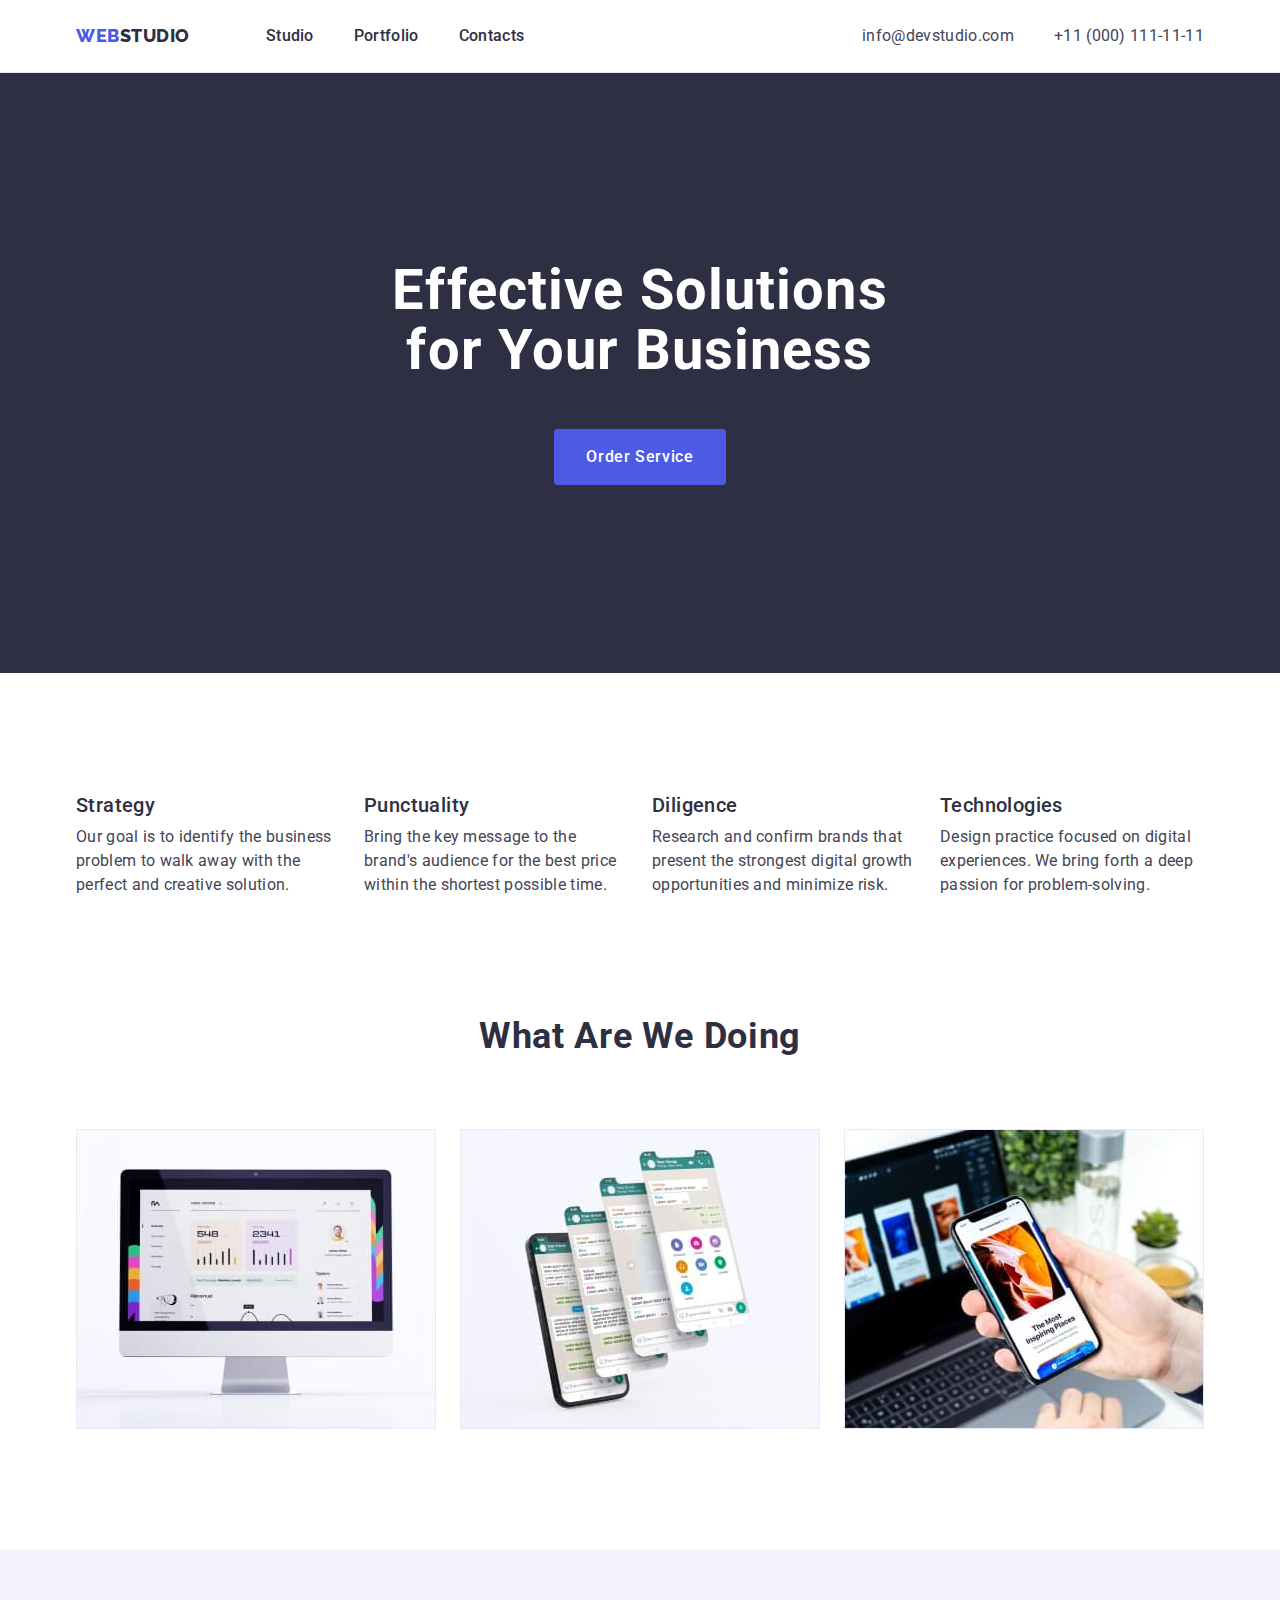
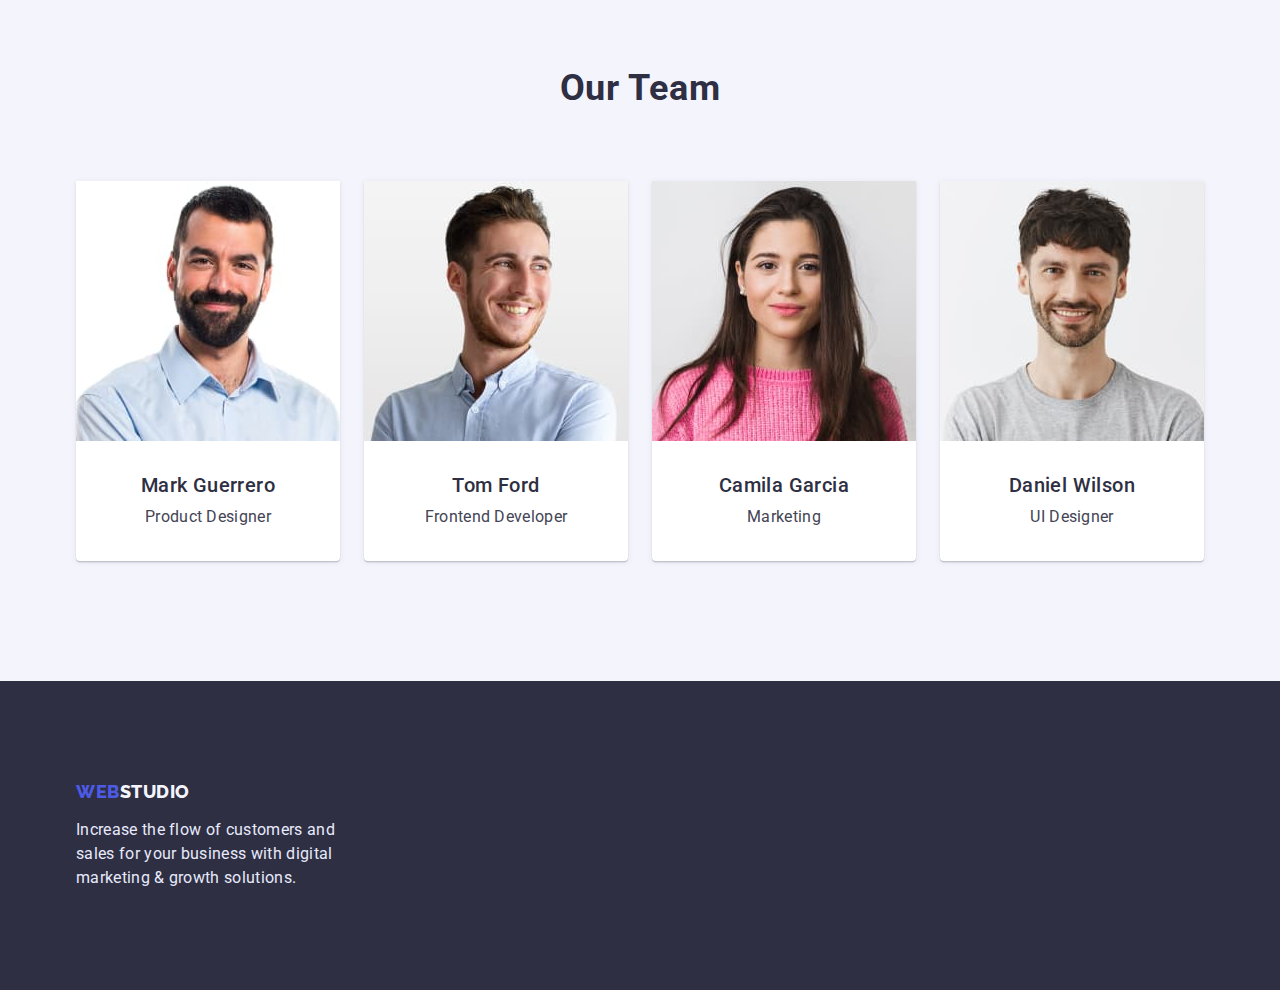
<file: index.html>
<!DOCTYPE html>
<html lang="en">

<head>
    <meta charset="UTF-8">
    <meta http-equiv="X-UA-Compatible" content="IE=edge">
    <meta name="viewport" content="width=device-width, initial-scale=1.0">
    <title>Webstudio</title>
    <link rel="stylesheet" href="https://cdn.jsdelivr.net/npm/modern-normalize@1.1.0/modern-normalize.min.css">
    <link rel="preconnect" href="https://fonts.googleapis.com">
    <link rel="preconnect" href="https://fonts.gstatic.com" crossorigin>
    <link href="https://fonts.googleapis.com/css2?family=Raleway:wght@800&family=Roboto:wght@400;500;700&display=swap"
        rel="stylesheet">
    <link rel="stylesheet" href="./css/styles.css">
</head>

<body>
    <!--Header-->
    <header class="header">
        <div class="container header-container">
            <nav class="nav-header">
                <a class="link logo" href="./index.html">Web<span class="logo-studio">Studio</span></a>
                <ul class="list nav">
                    <li class="nav-item"><a class="nav-link link" href="./index.html">Studio</a></li>
                    <li class="nav-item"><a class="nav-link link" href="./portfolio.html">Portfolio</a></li>
                    <li class="nav-item"><a class="nav-link link" href="">Contacts</a></li>
                </ul>
            </nav>
            <address class="contact">
                <ul class="contact-menu list">
                    <li class="contact-item"><a class="contact-link link"
                            href="mailto:info@devstudio.com">info@devstudio.com</a>
                    </li>
                    <li class="contact-item"><a class="contact-link link" href="tel:+110001111111">+11 (000)
                            111-11-11</a></li>
                </ul>
            </address>
        </div>
    </header>
    <!--Main content-->
    <main>
        <!--Hero-->
        <section class="hero">
            <div class="container hero-container">
                <h1 class="main-head">Effective Solutions for Your Business</h1>
                <button class="modal-btn" type="button">Order Service</button>
            </div>
        </section>
        <!--About company-->
        <section class="section-about">
            <div class="container">
                <h2 class="section-title visually-hidden" hidden>About company</h2>
                <ul class="list-about list">
                    <li class="list-about-item">
                        <h3 class="title-about-item">Strategy</h3>
                        <p class="text-about-item">Our goal is to identify the business
                            problem to walk away with the perfect and creative solution.</p>
                    </li>
                    <li class="list-about-item">
                        <h3 class="title-about-item">Punctuality</h3>
                        <p class="text-about-item">Bring the key message to the brand's audience for the best price
                            within the shortest
                            possible time.</p>
                    </li>
                    <li class="list-about-item">
                        <h3 class="title-about-item">Diligence</h3>
                        <p class="text-about-item">Research and confirm brands that present the strongest digital growth
                            opportunities
                            and minimize risk.</p>
                    </li>
                    <li class="list-about-item">
                        <h3 class="title-about-item">Technologies</h3>
                        <p class="text-about-item">Design practice focused on digital experiences. We bring forth a deep
                            passion for
                            problem-solving.</p>
                    </li>
                </ul>
            </div>
        </section>
        <!--What are we doing-->
        <section class="section-preview preview-container">
            <div class="container">
                <h2 class="section-title">What are we doing</h2>
                <ul class="list-preview list">
                    <li class="preview-item"><img class="preview-img" src="./images/img1.jpg" alt="computer" width="360"
                            height="300"></li>
                    <li class="preview-item"><img class="preview-img" src="./images/img2.jpg" alt="phone screen"
                            width="360" height="300"></li>
                    <li class="preview-item"><img class="preview-img" src="./images/img3.jpg" alt="computer and phone"
                            width="360" height="300"></li>
                </ul>
            </div>
        </section>
        <!--Our Team-->
        <section class="team-section">
            <div class="container">
                <h2 class="section-title">Our Team</h2>
                <ul class="list-team list">
                    <li class="list-team-items"><img class="list-team-img" src="./images/markguerrero.jpg"
                            alt="Mark Guerrero" width="264">
                        <div class="sub-text-team">
                            <h3 class="subtitle-team">Mark Guerrero</h3>
                            <p class="text-team">Product Designer</p>
                        </div>

                    </li>
                    <li class="list-team-items"><img class="list-team-img" src="./images/tomford.jpg" alt="Tom Ford"
                            width="264">
                        <div class="sub-text-team">
                            <h3 class="subtitle-team">Tom Ford</h3>
                            <p class="text-team">Frontend Developer</p>
                        </div>
                    </li>
                    <li class="list-team-items"><img class="list-team-img" src="./images/camilagarcia.jpg"
                            alt="Camila Garcia" width="264">
                        <div class="sub-text-team">
                            <h3 class="subtitle-team">Camila Garcia</h3>
                            <p class="text-team">Marketing</p>
                        </div>
                    </li>
                    <li class="list-team-items"><img class="list-team-img" src="./images/danielwilson.jpg"
                            alt="Daniel Wilson" width="264">
                        <div class="sub-text-team">
                            <h3 class="subtitle-team">Daniel Wilson</h3>
                            <p class="text-team">UI Designer</p>
                        </div>
                    </li>
                </ul>
            </div>
        </section>
    </main>
    <!--Footer-->
    <footer class="footer">
        <div class="container">
            <div class="text-footer-div">
                <a class="link logo" href="./index.html">Web<span class="logo-footer">Studio</span></a>
                <p class="text-footer">Increase the flow of customers and sales for your business with digital marketing
                    & growth solutions.</p>
            </div>
        </div>
    </footer>
</body>

</html>
</file>
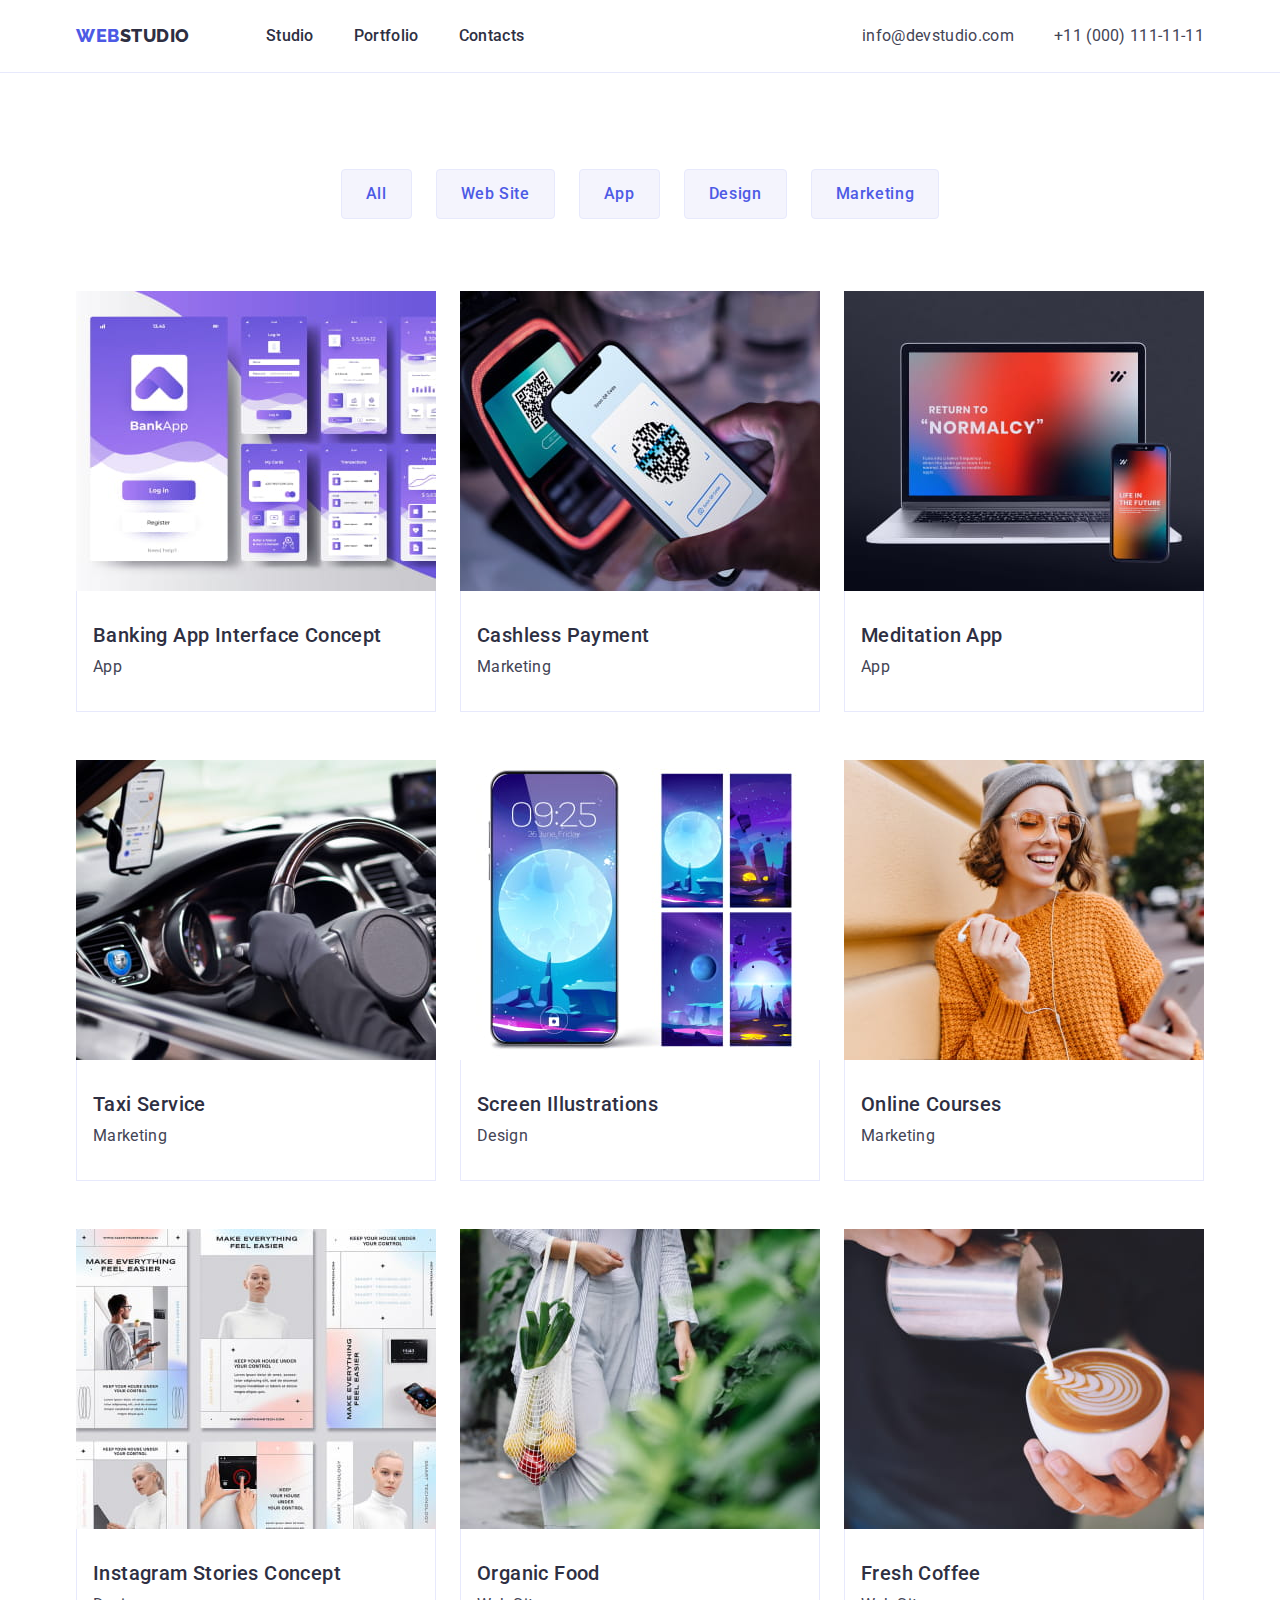
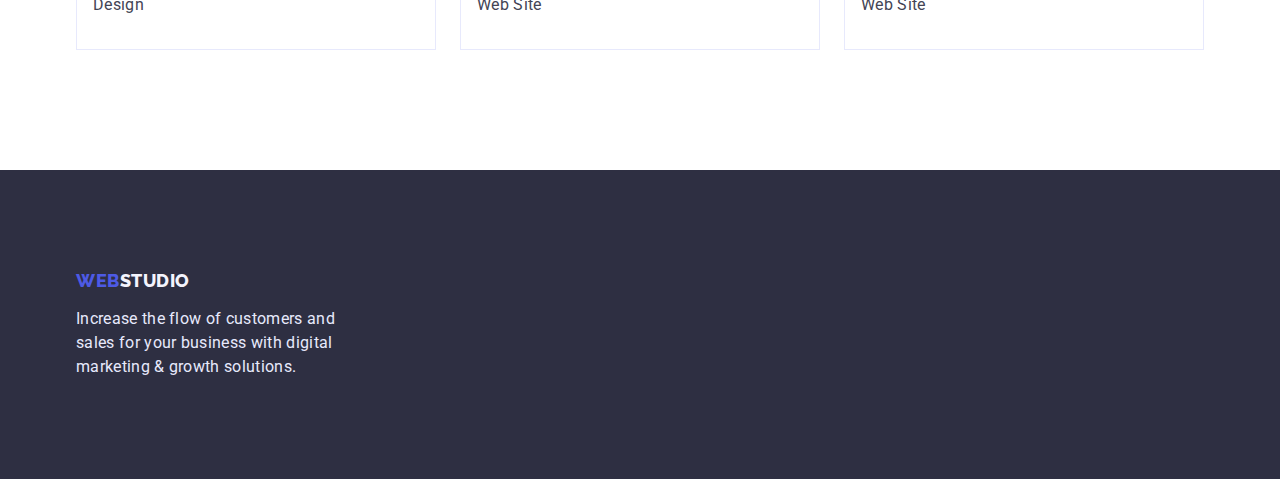
<file: portfolio.html>
<!DOCTYPE html>
<html lang="en">

<head>
    <meta charset="UTF-8">
    <meta http-equiv="X-UA-Compatible" content="IE=edge">
    <meta name="viewport" content="width=device-width, initial-scale=1.0">
    <title>Webstudio</title>
    <link rel="stylesheet" href="https://cdn.jsdelivr.net/npm/modern-normalize@1.1.0/modern-normalize.min.css">
    <link rel="preconnect" href="https://fonts.googleapis.com">
    <link rel="preconnect" href="https://fonts.gstatic.com" crossorigin>
    <link href="https://fonts.googleapis.com/css2?family=Raleway:wght@800&family=Roboto:wght@400;500;700&display=swap"
        rel="stylesheet">
    <link rel="stylesheet" href="./css/styles.css">
</head>

<body>
    <!--Header-->
    <header class="header">
        <div class="container header-container">
            <nav class="nav-header">
                <a class="link logo" href="./index.html">Web<span class="logo-studio">Studio</span></a>
                <ul class="list nav">
                    <li class="nav-item"><a class="nav-link link" href="./index.html">Studio</a></li>
                    <li class="nav-item"><a class="nav-link link" href="./portfolio.html">Portfolio</a></li>
                    <li class="nav-item"><a class="nav-link link" href="">Contacts</a></li>
                </ul>
            </nav>
            <address class="contact">
                <ul class="contact-menu list">
                    <li class="contact-item"><a class="contact-link link"
                            href="mailto:info@devstudio.com">info@devstudio.com</a>
                    </li>
                    <li class="contact-item"><a class="contact-link link" href="tel:+110001111111">+11 (000)
                            111-11-11</a></li>
                </ul>
            </address>
        </div>
    </header>
    <!--Main content-->
    <main>
        <!--Portfolio list-->
        <section class="portfolio-section">
            <div class="container">
                <h1 class="visually-hidden" hidden>Portfolio list</h1>
                <ul class="menu-list-portfolio list">
                    <li class="menu-item-portfolio"><button class="menu-btn-portfolio link" type="button">All</button>
                    </li>
                    <li class="menu-item-portfolio"><button class="menu-btn-portfolio link" type="button">Web
                            Site</button></li>
                    <li class="menu-item-portfolio"><button class="menu-btn-portfolio link" type="button">App</button>
                    </li>
                    <li class="menu-item-portfolio"><button class="menu-btn-portfolio link"
                            type="button">Design</button></li>
                    <li class="menu-item-portfolio"><button class="menu-btn-portfolio link"
                            type="button">Marketing</button></li>
                </ul>
                <ul class="list-portfolio list">
                    <li class="list-portfolio-item">
                        <a class="link" href=""><img src="./images/portfolio1.jpg" alt="screen app" width="360">
                            <div class="portfolio-card-text">
                                <h2 class="title-list-portfolio">Banking App Interface Concept</h2>
                                <p class="text-list-portfolio">App</p>
                            </div>
                        </a>
                    </li>
                    <li class="list-portfolio-item">
                        <a class="link" href=""><img src="./images/portfolio2.jpg" alt="phone" width="360">
                            <div class="portfolio-card-text">
                                <h2 class="title-list-portfolio">Cashless Payment</h2>
                                <p class="text-list-portfolio">Marketing</p>
                            </div>
                        </a>
                    </li>
                    <li class="list-portfolio-item">
                        <a class="link" href=""><img src="./images/portfolio3.jpg" alt="laptop and phone" width="360">
                            <div class="portfolio-card-text">
                                <h2 class="title-list-portfolio">Meditation App</h2>
                                <p class="text-list-portfolio">App</p>
                            </div>
                        </a>
                    </li>
                    <li class="list-portfolio-item">
                        <a class="link" href=""><img src="./images/portfolio4.jpg" alt="car" width="360">
                            <div class="portfolio-card-text">
                                <h2 class="title-list-portfolio">Taxi Service</h2>
                                <p class="text-list-portfolio">Marketing</p>
                            </div>
                        </a>
                    </li>
                    <li class="list-portfolio-item">
                        <a class="link" href=""><img src="./images/portfolio5.jpg" alt="phone screen" width="360">
                            <div class="portfolio-card-text">
                                <h2 class="title-list-portfolio">Screen Illustrations</h2>
                                <p class="text-list-portfolio">Design</p>
                            </div>
                        </a>
                    </li>
                    <li class="list-portfolio-item">
                        <a class="link" href=""><img src="./images/portfolio6.jpg" alt="woman with phone" width="360">
                            <div class="portfolio-card-text">
                                <h2 class="title-list-portfolio">Online Courses</h2>
                                <p class="text-list-portfolio">Marketing</p>
                            </div>
                        </a>
                    </li>
                    <li class="list-portfolio-item">
                        <a class="link" href=""><img src="./images/portfolio7.jpg" alt="examples of layouts"
                                width="360">
                            <div class="portfolio-card-text">
                                <h2 class="title-list-portfolio">Instagram Stories Concept</h2>
                                <p class="text-list-portfolio">Design</p>
                            </div>
                        </a>
                    </li>
                    <li class="list-portfolio-item">
                        <a class="link" href=""><img src="./images/portfolio8.jpg" alt="woman with food" width="360">
                            <div class="portfolio-card-text">
                                <h2 class="title-list-portfolio">Organic Food</h2>
                                <p class="text-list-portfolio">Web Site</p>
                            </div>
                        </a>
                    </li>
                    <li class="list-portfolio-item">
                        <a class="link" href=""><img src="./images/portfolio9.jpg" alt="a cup of coffee" width="360">
                            <div class="portfolio-card-text">
                                <h2 class="title-list-portfolio">Fresh Coffee</h2>
                                <p class="text-list-portfolio">Web Site</p>
                            </div>
                        </a>
                    </li>
                </ul>
            </div>
        </section>

    </main>
    <!--Footer-->
    <footer class="footer">
        <div class="container">
            <div class="text-footer-div">
                <a class="link logo" href="./index.html">Web<span class="logo-footer">Studio</span></a>
                <p class="text-footer">Increase the flow of customers and sales for your business with digital marketing
                    & growth solutions.</p>
            </div>
        </div>
    </footer>
</body>

</html>
</file>
<file: css/styles.css>
:root {
    --primary-font: 'Roboto', sans-serif;
    --secondary-font: 'Raleway', sans-serif;
    --accent-color: #404BBF;
    --primary-text-color: #434455;
    --logo-color-first: #4d5ae5;
    --logo-color-second: #2E2F42;
    --text-footer: #E7E9FC;
    --color-studiofooter-btnprof: #F4F4FD;
    --color-white-text: #FFFFFF;
    --card-gap: 24px;

}

.list {
    list-style: none;
}

.link {
    text-decoration: none;
}

body {
    font-family: var(--primary-font);
    color: var(--primary-text-color);
}

h1,
h2,
h3,
p,
ul {
    margin-top: 0;
    margin-bottom: 0;
}

ul,
ol {
    margin-top: 0;
    margin-bottom: 0;
    padding-left: 0;
}

img {
    display: block;
    max-width: 100%;
}

.container {
    width: 1158px;
    padding-left: 15px;
    padding-right: 15px;
    margin-left: auto;
    margin-right: auto;

}

/*--------------------------------Header--------------------------------*/

.header {
    display: flex;
    align-items: center;
    border-bottom: 1px solid #E7E9FC;
}

.logo {
    font-family: var(--secondary-font);
    font-weight: 800;
    font-size: 18px;
    line-height: 1.17;
    letter-spacing: 0.03em;
    text-transform: uppercase;
    color: var(--logo-color-first);

    margin-right: 76px;
}

.logo-studio {
    color: var(--logo-color-second);
}

.nav-link {
    font-weight: 500;
    font-size: 16px;
    line-height: 1.5;
    letter-spacing: 0.02em;
    color: var(--logo-color-second);
}

.nav {
    display: flex;
    gap: 40px;
}

.nav-link:hover,
.nav-link:focus {
    color: var(--accent-color);
}

.nav-header {
    display: flex;
    align-items: center;
    margin-right: auto;
}

.contact {
    font-style: normal;
}

.header-container {
    display: flex;
    padding-top: 24px;
    padding-bottom: 24px;
}

.contact-link {
    font-weight: 400;
    font-size: 16px;
    line-height: 1.5;
    letter-spacing: 0.02em;
    color: var(--primary-text-color);
}

.contact-menu {
    display: flex;
    gap: 40px;
}

.contact-link:hover,
.contact-link:focus {
    color: var(--accent-color);
}

/*--------------------------------Hero--------------------------------*/

.hero {
    background-color: var(--logo-color-second);
    padding-top: 188px;
    padding-bottom: 188px;
}

.hero-container {
    text-align: center;
}

.main-head {
    font-weight: 700;
    font-size: 56px;
    line-height: 1.07;
    text-align: center;
    letter-spacing: 0.02em;
    color: var(--color-white-text);

    width: 496px;
    margin-left: auto;
    margin-right: auto;
}

.modal-btn {
    font-family: var(--primary-font);
    font-weight: 500;
    font-size: 16px;
    line-height: 1.5;
    letter-spacing: 0.04em;
    cursor: pointer;
    background: var(--logo-color-first);
    color: var(--color-white-text);

    padding: 16px 32px;
    margin-top: 48px;
    border: none;
    border-radius: 4px;
}

.modal-btn:hover,
.modal-btn:focus {
    background: var(--accent-color);
}

/*--------------------------------About company--------------------------------*/

.section-about {
    padding-top: 120px;
    padding-bottom: 120px;
}


.list-about {
    display: flex;
    gap: var(--card-gap);
}

.list-about-item {
    flex-basis: calc((100% - 3 * 24px) / 4);
}

.title-about-item {
    font-weight: 500;
    font-size: 20px;
    line-height: 1.2;
    letter-spacing: 0.02em;
    color: var(--logo-color-second);

    margin-bottom: 8px;
}

.text-about-item {
    font-weight: 400;
    font-size: 16px;
    line-height: 1.5;
    letter-spacing: 0.02em;
    color: var(--primary-text-color);
}

.visually-hidden {
    position: absolute;
    width: 1px;
    height: 1px;
    margin: -1px;
    border: 0;
    padding: 0;
    white-space: nowrap;
    clip-path: inset(100%);
    clip: rect(0 0 0 0);
    overflow: hidden;
}

/*--------------------------------What are we doing--------------------------------*/

.preview-container {
    padding-bottom: 120px;
    
}

.list-preview {
    display: flex;
    gap: var(--card-gap);
    flex-basis: calc((100% - 48px) / 3);
    margin-top: 72px;
}

.section-title {
    font-weight: 700;
    font-size: 36px;
    line-height: 1.11;
    text-align: center;
    letter-spacing: 0.02em;
    text-transform: capitalize;
    color: var(--logo-color-second);
}

/*--------------------------------Our Team--------------------------------*/

.team-section {
    background-color: var(--color-studiofooter-btnprof);
    padding-top: 120px;
    padding-bottom: 120px;
}

.sub-text-team {
    padding: 32px 0px;
}

.list-team {
    display: flex;
    gap: var(--card-gap);
    margin-top: 72px;
}

.list-team-items {
    box-shadow: 0px 1px 6px rgba(46, 47, 66, 0.08), 0px 1px 1px rgba(46, 47, 66, 0.16), 0px 2px 1px rgba(46, 47, 66, 0.08);
    border-radius: 0px 0px 4px 4px;
    background: var(--color-white-text);
}


.subtitle-team {
    font-weight: 500;
    font-size: 20px;
    line-height: 1.2;
    text-align: center;
    letter-spacing: 0.02em;
    color: var(--logo-color-second);

    margin: 0 0 8px;
}

.text-team {
    font-weight: 400;
    font-size: 16px;
    line-height: 1.5;
    text-align: center;
    letter-spacing: 0.02em;
    color: var(--primary-text-color);
}

/*--------------------------------Footer--------------------------------*/

.footer {
    background-color: var(--logo-color-second);
    padding-top: 100px;
    padding-bottom: 100px;

}

.logo-footer {
    font-family: var(--secondary-font);
    font-weight: 800;
    font-size: 18px;
    line-height: 1.17;
    letter-spacing: 0.03em;
    text-transform: uppercase;
    color: var(--color-studiofooter-btnprof);
}

.text-footer {
    font-weight: 400;
    font-size: 16px;
    line-height: 1.5;
    letter-spacing: 0.02em;
    color: var(--text-footer);

    /* width: 264px; */
    margin-top: 16px;
}

.text-footer-div{
    width: 264px;
}

/*--------------------------------portfolio page--------------------------------*/

.portfolio-section {
    padding-top: 96px;
    padding-bottom: 120px;
    
}

.menu-btn-portfolio {
    font-family: var(--primary-font);
    font-weight: 500;
    font-size: 16px;
    line-height: 1.5;
    letter-spacing: 0.04em;
    cursor: pointer;
    color: var(--logo-color-first);
    background: var(--color-studiofooter-btnprof);

    border: 1px solid var(--text-footer);
    padding: 12px 24px;
    border-radius: 4px;

}

.menu-list-portfolio {
    display: flex;
    justify-content: center;
    gap: var(--card-gap);
    margin-bottom: 72px;
}

.list-portfolio {
    display: flex;
    flex-wrap: wrap;
    margin-left: calc(-1 * var(--card-gap));
    margin-top: -48px;
}

.list-portfolio-item {
    flex-basis: calc(100% / 3 - var(--card-gap));
    margin-left: var(--card-gap);
    margin-top: 48px;
}

.menu-btn-portfolio:hover,
.menu-btn-portfolio:focus {
    color: var(--color-white-text);
    background: var(--accent-color);
}

.portfolio-card-text {
    padding: 32px 16px;
    border-left: 1px solid var(--text-footer);
    border-right: 1px solid var(--text-footer);
    border-bottom: 1px solid var(--text-footer);
}

.title-list-portfolio {
    font-weight: 500;
    font-size: 20px;
    line-height: 1.2;
    letter-spacing: 0.02em;
    color: var(--logo-color-second);
}

.text-list-portfolio {
    font-weight: 400;
    font-size: 16px;
    line-height: 1.5;
    letter-spacing: 0.02em;
    color: var(--primary-text-color);

    margin-top: 8px;
}

.logo-footer {
    color: var(--color-studiofooter-btnprof);
}
</file>
